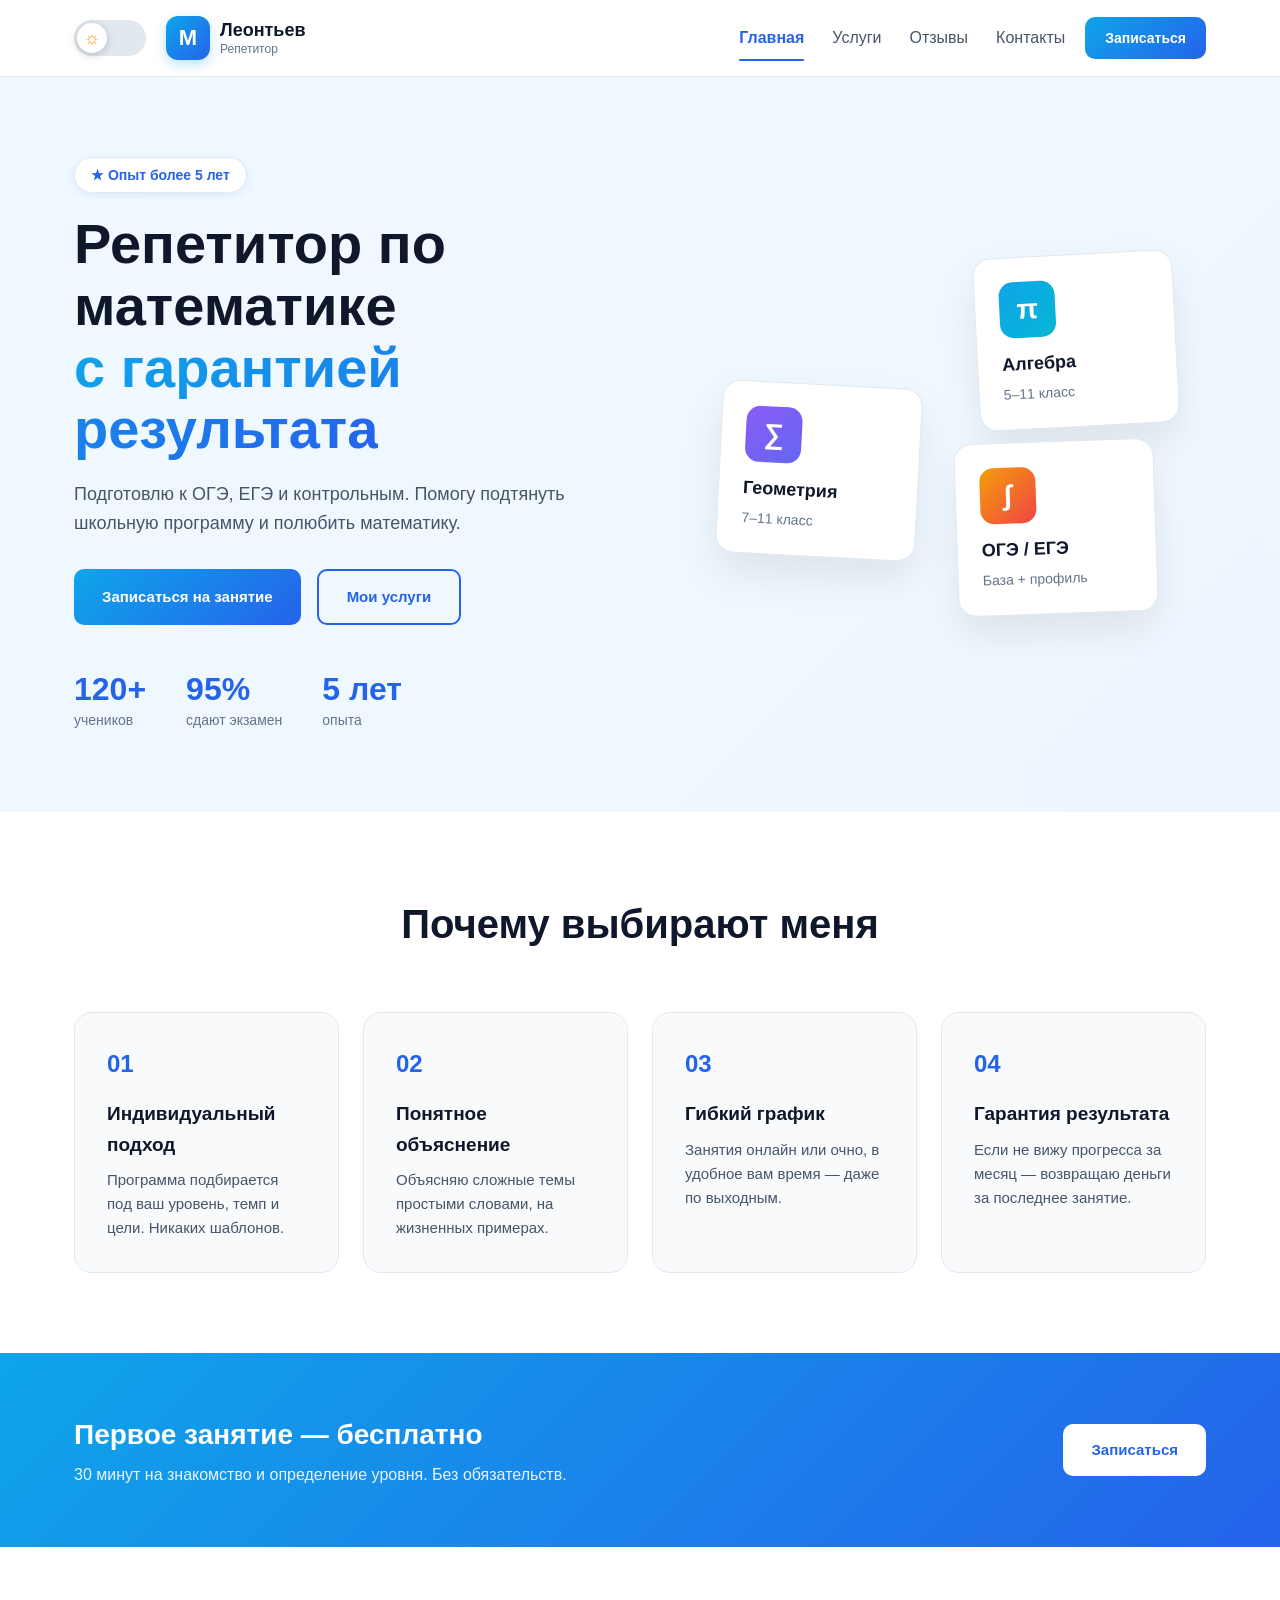
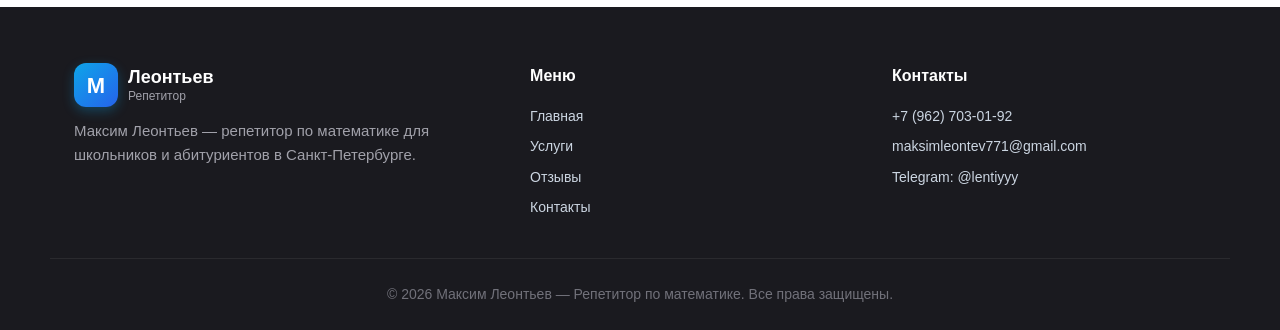
<file: index.html>
<!DOCTYPE html>
<html lang="ru">
<head>
    <meta charset="UTF-8">
    <meta name="viewport" content="width=device-width, initial-scale=1.0">
    <title>Максим Леонтьев — Репетитор по математике</title>
    <link rel="stylesheet" href="style.css">
</head>
<body>
    <header class="site-head">
        <div class="wrap head-row">
            <label class="switch" aria-label="Сменить тему">
                <input type="checkbox" class="switch-input">
                <span class="switch-track">
                    <span class="switch-knob"></span>
                </span>
            </label>
            <a href="index.html" class="brand">
                <span class="brand-mark">М</span>
                <span class="brand-name">Леонтьев<small>Репетитор</small></span>
            </a>
            <nav class="menu">
                <a href="index.html" class="menu-link is-active">Главная</a>
                <a href="services.html" class="menu-link">Услуги</a>
                <a href="reviews.html" class="menu-link">Отзывы</a>
                <a href="contacts.html" class="menu-link">Контакты</a>
            </nav>
            <a href="contacts.html" class="btn btn-primary btn-sm head-cta">Записаться</a>
            <button class="menu-toggle" aria-label="Меню">
                <span></span><span></span><span></span>
            </button>
        </div>
    </header>

    <section class="intro">
        <div class="wrap intro-row">
            <div class="intro-copy">
                <span class="intro-badge">★ Опыт более 5 лет</span>
                <h1 class="intro-title">Репетитор по математике<br><span>с гарантией результата</span></h1>
                <p class="intro-lead">Подготовлю к ОГЭ, ЕГЭ и контрольным. Помогу подтянуть школьную программу и полюбить математику.</p>
                <div class="intro-actions">
                    <a href="contacts.html" class="btn btn-primary">Записаться на занятие</a>
                    <a href="services.html" class="btn btn-outline">Мои услуги</a>
                </div>
                <div class="intro-stats">
                    <div class="stat">
                        <strong>120+</strong>
                        <span>учеников</span>
                    </div>
                    <div class="stat">
                        <strong>95%</strong>
                        <span>сдают экзамен</span>
                    </div>
                    <div class="stat">
                        <strong>5 лет</strong>
                        <span>опыта</span>
                    </div>
                </div>
            </div>
            <div class="intro-visual">
                <div class="intro-card intro-card-a">
                    <div class="intro-card-icon">π</div>
                    <strong>Алгебра</strong>
                    <span>5–11 класс</span>
                </div>
                <div class="intro-card intro-card-b">
                    <div class="intro-card-icon">∑</div>
                    <strong>Геометрия</strong>
                    <span>7–11 класс</span>
                </div>
                <div class="intro-card intro-card-c">
                    <div class="intro-card-icon">∫</div>
                    <strong>ОГЭ / ЕГЭ</strong>
                    <span>База + профиль</span>
                </div>
            </div>
        </div>
    </section>

    <section class="features">
        <div class="wrap">
            <h2 class="section-heading">Почему выбирают меня</h2>
            <div class="features-grid">
                <div class="feature">
                    <div class="feature-num">01</div>
                    <h3>Индивидуальный подход</h3>
                    <p>Программа подбирается под ваш уровень, темп и цели. Никаких шаблонов.</p>
                </div>
                <div class="feature">
                    <div class="feature-num">02</div>
                    <h3>Понятное объяснение</h3>
                    <p>Объясняю сложные темы простыми словами, на жизненных примерах.</p>
                </div>
                <div class="feature">
                    <div class="feature-num">03</div>
                    <h3>Гибкий график</h3>
                    <p>Занятия онлайн или очно, в удобное вам время — даже по выходным.</p>
                </div>
                <div class="feature">
                    <div class="feature-num">04</div>
                    <h3>Гарантия результата</h3>
                    <p>Если не вижу прогресса за месяц — возвращаю деньги за последнее занятие.</p>
                </div>
            </div>
        </div>
    </section>

    <section class="promo">
        <div class="wrap promo-row">
            <div>
                <h2>Первое занятие — бесплатно</h2>
                <p>30 минут на знакомство и определение уровня. Без обязательств.</p>
            </div>
            <a href="contacts.html" class="btn btn-light">Записаться</a>
        </div>
    </section>

    <footer class="site-foot">
        <div class="wrap foot-row">
            <div>
                <div class="brand">
                    <span class="brand-mark">М</span>
                    <span class="brand-name">Леонтьев<small>Репетитор</small></span>
                </div>
                <p class="foot-about">Максим Леонтьев — репетитор по математике для школьников и абитуриентов в Санкт-Петербурге.</p>
            </div>
            <div>
                <h4>Меню</h4>
                <ul>
                    <li><a href="index.html">Главная</a></li>
                    <li><a href="services.html">Услуги</a></li>
                    <li><a href="reviews.html">Отзывы</a></li>
                    <li><a href="contacts.html">Контакты</a></li>
                </ul>
            </div>
            <div>
                <h4>Контакты</h4>
                <ul>
                    <li>+7 (962) 703-01-92</li>
                    <li>maksimleontev771@gmail.com</li>
                    <li>Telegram: @lentiyyy</li>
                </ul>
            </div>
        </div>
        <div class="wrap foot-bottom">
            <p>&copy; 2026 Максим Леонтьев — Репетитор по математике. Все права защищены.</p>
        </div>
    </footer>

    <script src="script.js"></script>
</body>
</html>
</file>
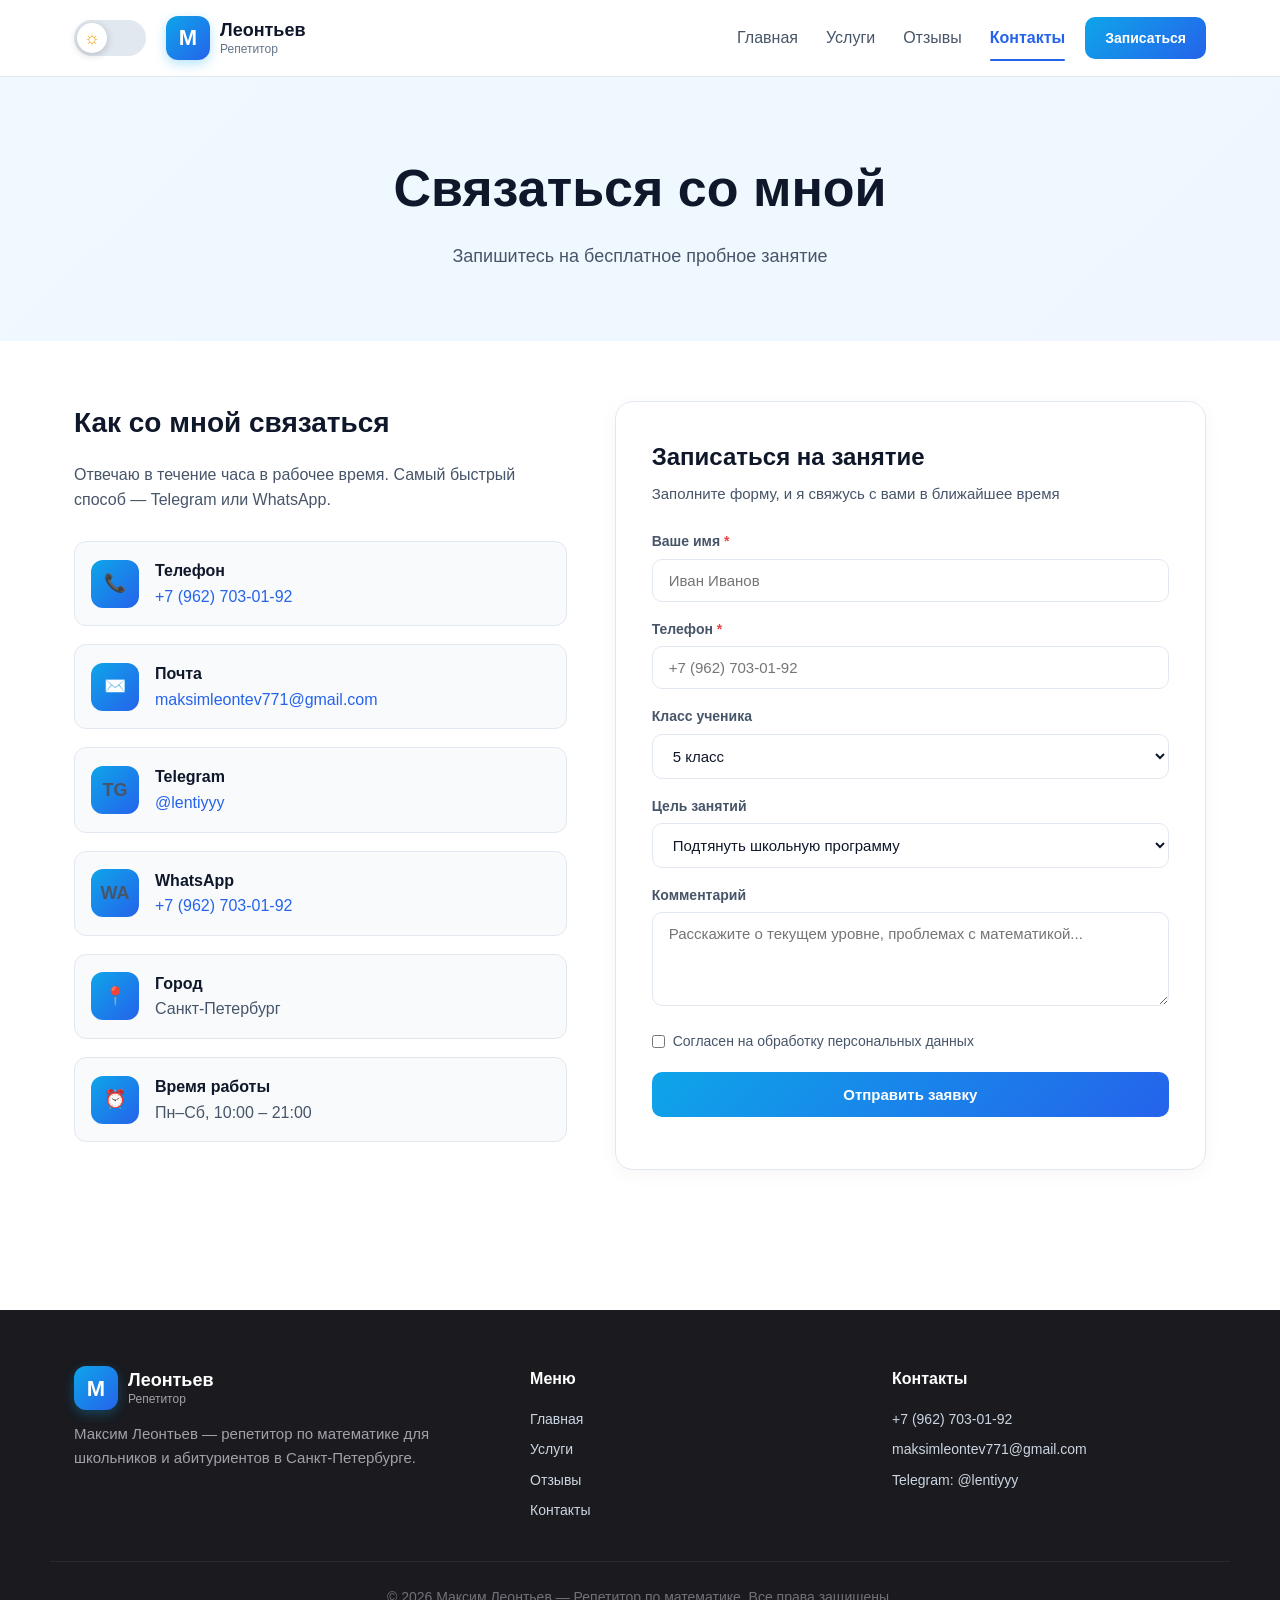
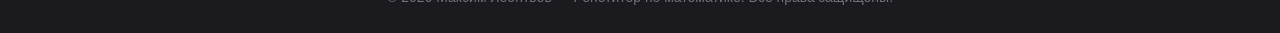
<file: contacts.html>
<!DOCTYPE html>
<html lang="ru">
<head>
    <meta charset="UTF-8">
    <meta name="viewport" content="width=device-width, initial-scale=1.0">
    <title>Контакты — Максим Леонтьев</title>
    <link rel="stylesheet" href="style.css">
</head>
<body>
    <header class="site-head">
        <div class="wrap head-row">
            <label class="switch" aria-label="Сменить тему">
                <input type="checkbox" class="switch-input">
                <span class="switch-track">
                    <span class="switch-knob"></span>
                </span>
            </label>
            <a href="index.html" class="brand">
                <span class="brand-mark">М</span>
                <span class="brand-name">Леонтьев<small>Репетитор</small></span>
            </a>
            <nav class="menu">
                <a href="index.html" class="menu-link">Главная</a>
                <a href="services.html" class="menu-link">Услуги</a>
                <a href="reviews.html" class="menu-link">Отзывы</a>
                <a href="contacts.html" class="menu-link is-active">Контакты</a>
            </nav>
            <a href="contacts.html" class="btn btn-primary btn-sm head-cta">Записаться</a>
            <button class="menu-toggle" aria-label="Меню">
                <span></span><span></span><span></span>
            </button>
        </div>
    </header>

    <section class="page-banner">
        <div class="wrap">
            <h1>Связаться со мной</h1>
            <p>Запишитесь на бесплатное пробное занятие</p>
        </div>
    </section>

    <section class="contact-page">
        <div class="wrap contact-row">
            <div class="contact-info">
                <h2>Как со мной связаться</h2>
                <p class="contact-lead">Отвечаю в течение часа в рабочее время. Самый быстрый способ — Telegram или WhatsApp.</p>

                <ul class="contact-list">
                    <li>
                        <span class="contact-list-icon">📞</span>
                        <div>
                            <strong>Телефон</strong>
                            <a href="tel:+79627030192">+7 (962) 703-01-92</a>
                        </div>
                    </li>
                    <li>
                        <span class="contact-list-icon">✉️</span>
                        <div>
                            <strong>Почта</strong>
                            <a href="mailto:maksimleontev771@gmail.com">maksimleontev771@gmail.com</a>
                        </div>
                    </li>
                    <li>
                        <span class="contact-list-icon">TG</span>
                        <div>
                            <strong>Telegram</strong>
                            <a href="https://t.me/lentiyyy" target="_blank">@lentiyyy</a>
                        </div>
                    </li>
                    <li>
                        <span class="contact-list-icon">WA</span>
                        <div>
                            <strong>WhatsApp</strong>
                            <a href="https://wa.me/79627030192" target="_blank">+7 (962) 703-01-92</a>
                        </div>
                    </li>
                    <li>
                        <span class="contact-list-icon">📍</span>
                        <div>
                            <strong>Город</strong>
                            <span>Санкт-Петербург</span>
                        </div>
                    </li>
                    <li>
                        <span class="contact-list-icon">⏰</span>
                        <div>
                            <strong>Время работы</strong>
                            <span>Пн–Сб, 10:00 – 21:00</span>
                        </div>
                    </li>
                </ul>
            </div>

            <form class="booking" onsubmit="return handleForm(event)">
                <h2>Записаться на занятие</h2>
                <p class="booking-lead">Заполните форму, и я свяжусь с вами в ближайшее время</p>

                <label>
                    <span>Ваше имя <em>*</em></span>
                    <input type="text" name="name" required placeholder="Иван Иванов">
                </label>
                <label>
                    <span>Телефон <em>*</em></span>
                    <input type="tel" name="phone" required placeholder="+7 (962) 703-01-92">
                </label>
                <label>
                    <span>Класс ученика</span>
                    <select name="class">
                        <option>5 класс</option>
                        <option>6 класс</option>
                        <option>7 класс</option>
                        <option>8 класс</option>
                        <option>9 класс — ОГЭ</option>
                        <option>10 класс</option>
                        <option>11 класс — ЕГЭ</option>
                    </select>
                </label>
                <label>
                    <span>Цель занятий</span>
                    <select name="goal">
                        <option>Подтянуть школьную программу</option>
                        <option>Подготовка к ОГЭ</option>
                        <option>Подготовка к ЕГЭ (база)</option>
                        <option>Подготовка к ЕГЭ (профиль)</option>
                        <option>Помощь с домашними заданиями</option>
                        <option>Другое</option>
                    </select>
                </label>
                <label>
                    <span>Комментарий</span>
                    <textarea name="message" rows="4" placeholder="Расскажите о текущем уровне, проблемах с математикой..."></textarea>
                </label>
                <label class="agree">
                    <input type="checkbox" required>
                    <span>Согласен на обработку персональных данных</span>
                </label>
                <button type="submit" class="btn btn-primary btn-block">Отправить заявку</button>
                <p class="booking-status" id="formStatus"></p>
            </form>
        </div>
    </section>

    <footer class="site-foot">
        <div class="wrap foot-row">
            <div>
                <div class="brand">
                    <span class="brand-mark">М</span>
                    <span class="brand-name">Леонтьев<small>Репетитор</small></span>
                </div>
                <p class="foot-about">Максим Леонтьев — репетитор по математике для школьников и абитуриентов в Санкт-Петербурге.</p>
            </div>
            <div>
                <h4>Меню</h4>
                <ul>
                    <li><a href="index.html">Главная</a></li>
                    <li><a href="services.html">Услуги</a></li>
                    <li><a href="reviews.html">Отзывы</a></li>
                    <li><a href="contacts.html">Контакты</a></li>
                </ul>
            </div>
            <div>
                <h4>Контакты</h4>
                <ul>
                    <li>+7 (962) 703-01-92</li>
                    <li>maksimleontev771@gmail.com</li>
                    <li>Telegram: @lentiyyy</li>
                </ul>
            </div>
        </div>
        <div class="wrap foot-bottom">
            <p>&copy; 2026 Максим Леонтьев — Репетитор по математике. Все права защищены.</p>
        </div>
    </footer>

    <script src="script.js"></script>
</body>
</html>
</file>
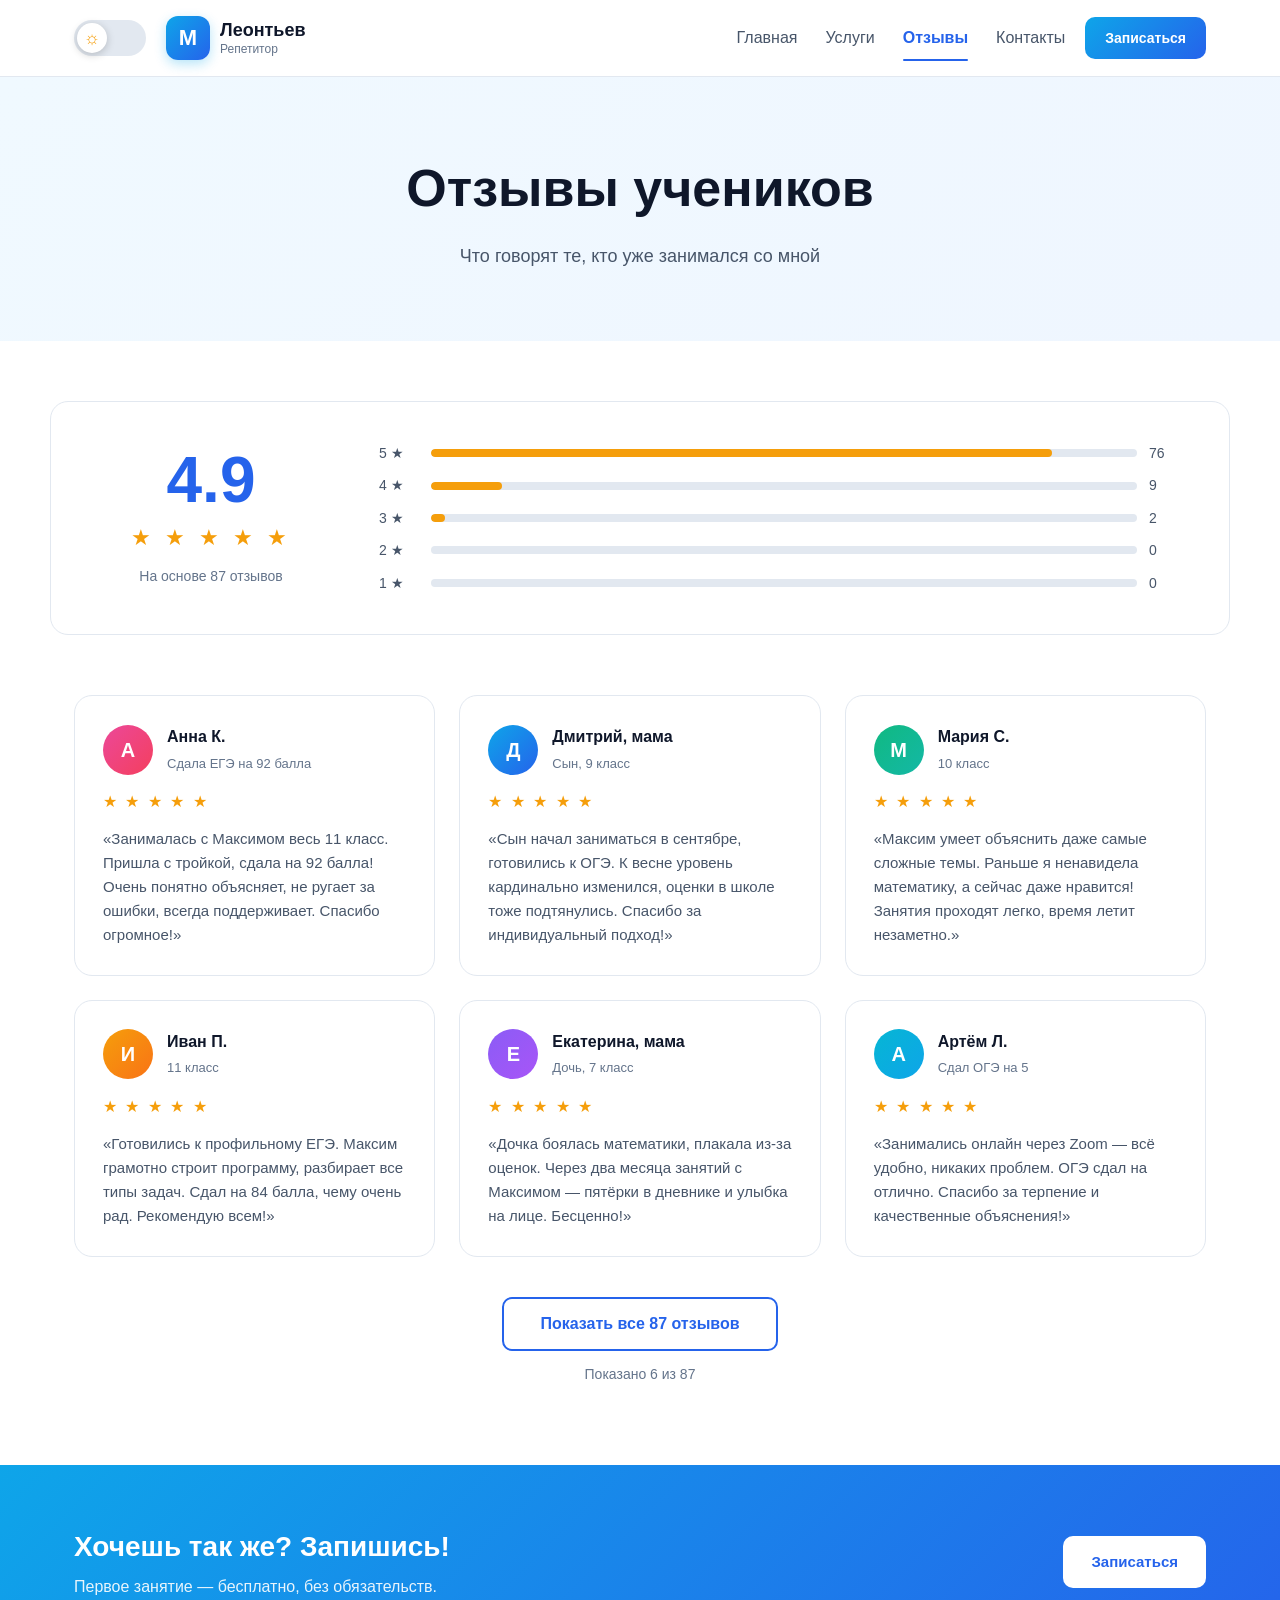
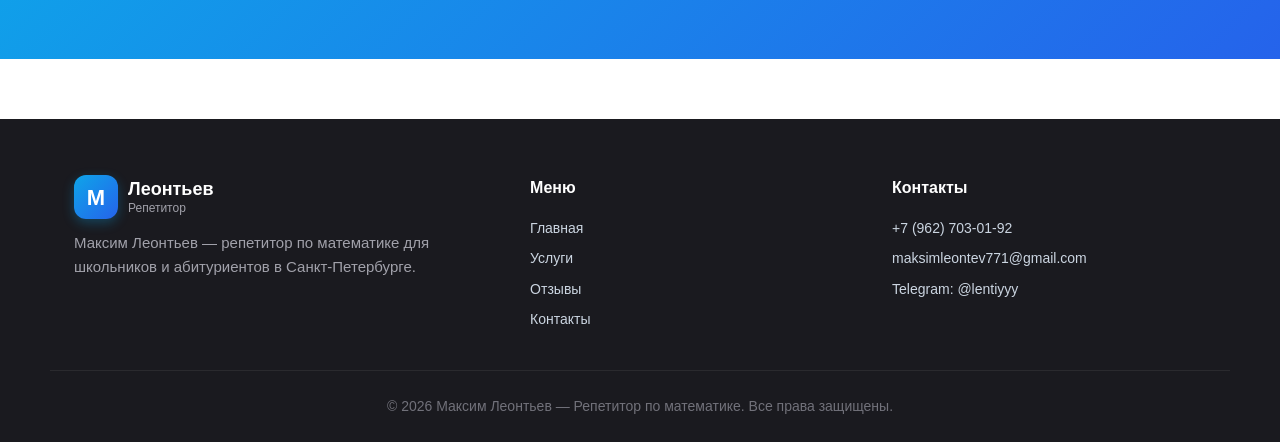
<file: reviews.html>
<!DOCTYPE html>
<html lang="ru">
<head>
    <meta charset="UTF-8">
    <meta name="viewport" content="width=device-width, initial-scale=1.0">
    <title>Отзывы — Максим Леонтьев</title>
    <link rel="stylesheet" href="style.css">
</head>
<body>
    <header class="site-head">
        <div class="wrap head-row">
            <label class="switch" aria-label="Сменить тему">
                <input type="checkbox" class="switch-input">
                <span class="switch-track">
                    <span class="switch-knob"></span>
                </span>
            </label>
            <a href="index.html" class="brand">
                <span class="brand-mark">М</span>
                <span class="brand-name">Леонтьев<small>Репетитор</small></span>
            </a>
            <nav class="menu">
                <a href="index.html" class="menu-link">Главная</a>
                <a href="services.html" class="menu-link">Услуги</a>
                <a href="reviews.html" class="menu-link is-active">Отзывы</a>
                <a href="contacts.html" class="menu-link">Контакты</a>
            </nav>
            <a href="contacts.html" class="btn btn-primary btn-sm head-cta">Записаться</a>
            <button class="menu-toggle" aria-label="Меню">
                <span></span><span></span><span></span>
            </button>
        </div>
    </header>

    <section class="page-banner">
        <div class="wrap">
            <h1>Отзывы учеников</h1>
            <p>Что говорят те, кто уже занимался со мной</p>
        </div>
    </section>

    <section class="rating">
        <div class="wrap rating-row">
            <div class="rating-score">
                <strong>4.9</strong>
                <div class="rating-stars">★ ★ ★ ★ ★</div>
                <span>На основе 87 отзывов</span>
            </div>
            <div class="rating-breakdown">
                <div class="rating-line"><span>5 ★</span><div class="rating-line-track"><div style="width:88%"></div></div><span>76</span></div>
                <div class="rating-line"><span>4 ★</span><div class="rating-line-track"><div style="width:10%"></div></div><span>9</span></div>
                <div class="rating-line"><span>3 ★</span><div class="rating-line-track"><div style="width:2%"></div></div><span>2</span></div>
                <div class="rating-line"><span>2 ★</span><div class="rating-line-track"><div style="width:0%"></div></div><span>0</span></div>
                <div class="rating-line"><span>1 ★</span><div class="rating-line-track"><div style="width:0%"></div></div><span>0</span></div>
            </div>
        </div>
    </section>

    <section class="reviews">
        <div class="wrap">
            <div class="reviews-grid" id="reviewsGrid">
                <article class="review-card">
                    <div class="review-card-head">
                        <div class="review-pic review-pic-1">А</div>
                        <div>
                            <strong>Анна К.</strong>
                            <span>Сдала ЕГЭ на 92 балла</span>
                        </div>
                    </div>
                    <div class="review-stars">★ ★ ★ ★ ★</div>
                    <p>«Занималась с Максимом весь 11 класс. Пришла с тройкой, сдала на 92 балла! Очень понятно объясняет, не ругает за ошибки, всегда поддерживает. Спасибо огромное!»</p>
                </article>

                <article class="review-card">
                    <div class="review-card-head">
                        <div class="review-pic review-pic-2">Д</div>
                        <div>
                            <strong>Дмитрий, мама</strong>
                            <span>Сын, 9 класс</span>
                        </div>
                    </div>
                    <div class="review-stars">★ ★ ★ ★ ★</div>
                    <p>«Сын начал заниматься в сентябре, готовились к ОГЭ. К весне уровень кардинально изменился, оценки в школе тоже подтянулись. Спасибо за индивидуальный подход!»</p>
                </article>

                <article class="review-card">
                    <div class="review-card-head">
                        <div class="review-pic review-pic-3">М</div>
                        <div>
                            <strong>Мария С.</strong>
                            <span>10 класс</span>
                        </div>
                    </div>
                    <div class="review-stars">★ ★ ★ ★ ★</div>
                    <p>«Максим умеет объяснить даже самые сложные темы. Раньше я ненавидела математику, а сейчас даже нравится! Занятия проходят легко, время летит незаметно.»</p>
                </article>

                <article class="review-card">
                    <div class="review-card-head">
                        <div class="review-pic review-pic-4">И</div>
                        <div>
                            <strong>Иван П.</strong>
                            <span>11 класс</span>
                        </div>
                    </div>
                    <div class="review-stars">★ ★ ★ ★ ★</div>
                    <p>«Готовились к профильному ЕГЭ. Максим грамотно строит программу, разбирает все типы задач. Сдал на 84 балла, чему очень рад. Рекомендую всем!»</p>
                </article>

                <article class="review-card">
                    <div class="review-card-head">
                        <div class="review-pic review-pic-5">Е</div>
                        <div>
                            <strong>Екатерина, мама</strong>
                            <span>Дочь, 7 класс</span>
                        </div>
                    </div>
                    <div class="review-stars">★ ★ ★ ★ ★</div>
                    <p>«Дочка боялась математики, плакала из-за оценок. Через два месяца занятий с Максимом — пятёрки в дневнике и улыбка на лице. Бесценно!»</p>
                </article>

                <article class="review-card">
                    <div class="review-card-head">
                        <div class="review-pic review-pic-6">А</div>
                        <div>
                            <strong>Артём Л.</strong>
                            <span>Сдал ОГЭ на 5</span>
                        </div>
                    </div>
                    <div class="review-stars">★ ★ ★ ★ ★</div>
                    <p>«Занимались онлайн через Zoom — всё удобно, никаких проблем. ОГЭ сдал на отлично. Спасибо за терпение и качественные объяснения!»</p>
                </article>
            </div>

            <div class="reviews-more">
                <button class="btn btn-outline" id="showMoreReviews">Показать все 87 отзывов</button>
                <p class="reviews-counter">Показано 6 из 87</p>
            </div>
        </div>
    </section>

    <section class="promo">
        <div class="wrap promo-row">
            <div>
                <h2>Хочешь так же? Запишись!</h2>
                <p>Первое занятие — бесплатно, без обязательств.</p>
            </div>
            <a href="contacts.html" class="btn btn-light">Записаться</a>
        </div>
    </section>

    <footer class="site-foot">
        <div class="wrap foot-row">
            <div>
                <div class="brand">
                    <span class="brand-mark">М</span>
                    <span class="brand-name">Леонтьев<small>Репетитор</small></span>
                </div>
                <p class="foot-about">Максим Леонтьев — репетитор по математике для школьников и абитуриентов в Санкт-Петербурге.</p>
            </div>
            <div>
                <h4>Меню</h4>
                <ul>
                    <li><a href="index.html">Главная</a></li>
                    <li><a href="services.html">Услуги</a></li>
                    <li><a href="reviews.html">Отзывы</a></li>
                    <li><a href="contacts.html">Контакты</a></li>
                </ul>
            </div>
            <div>
                <h4>Контакты</h4>
                <ul>
                    <li>+7 (962) 703-01-92</li>
                    <li>maksimleontev771@gmail.com</li>
                    <li>Telegram: @lentiyyy</li>
                </ul>
            </div>
        </div>
        <div class="wrap foot-bottom">
            <p>&copy; 2026 Максим Леонтьев — Репетитор по математике. Все права защищены.</p>
        </div>
    </footer>

    <script src="script.js"></script>
</body>
</html>
</file>
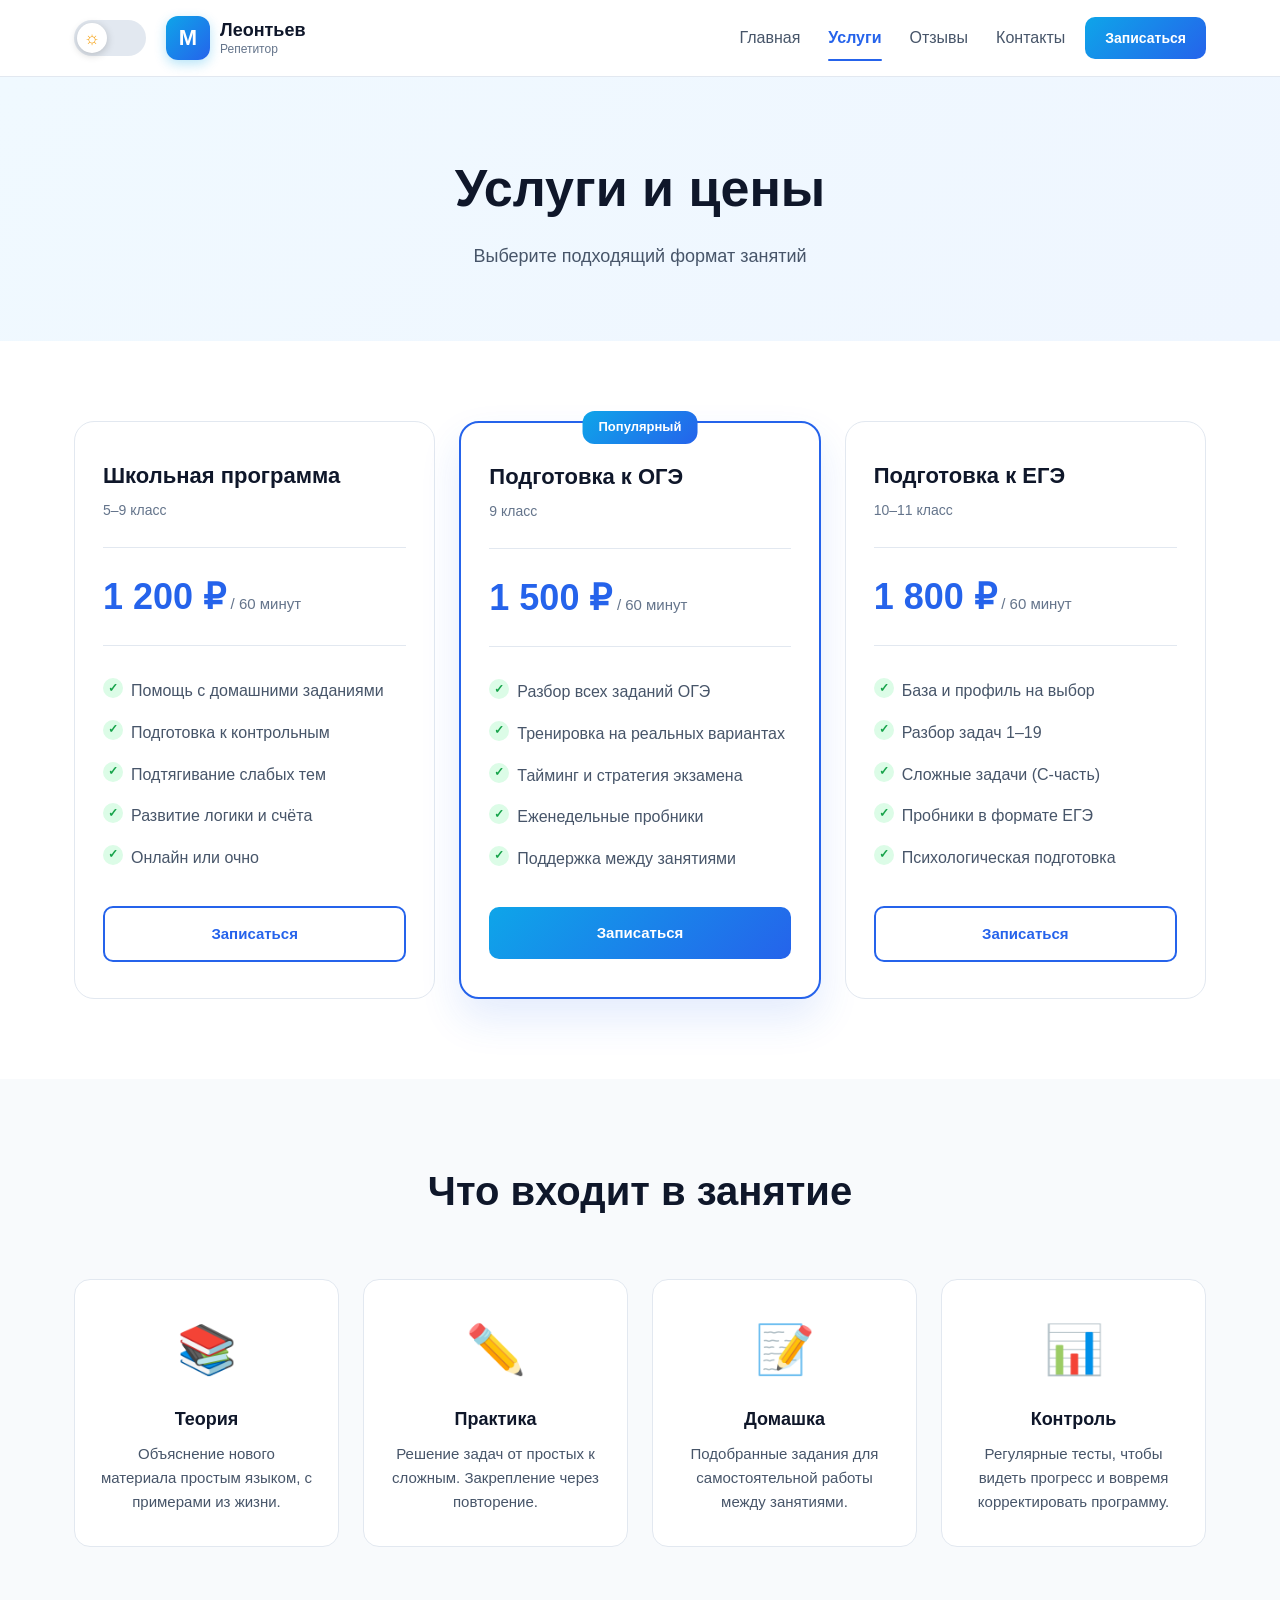
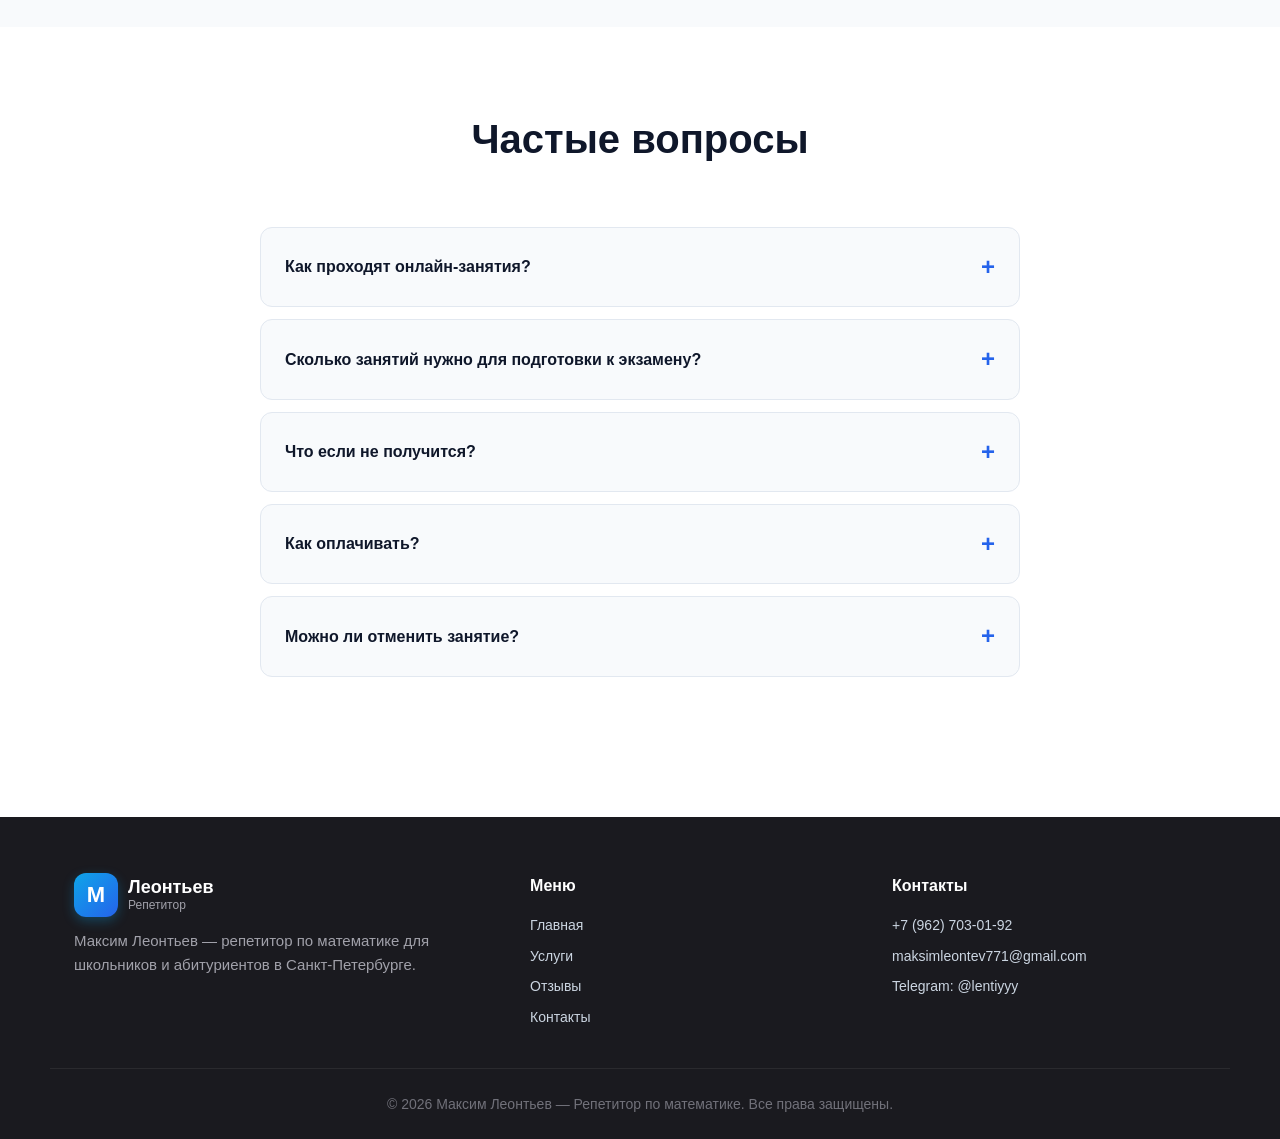
<file: services.html>
<!DOCTYPE html>
<html lang="ru">
<head>
    <meta charset="UTF-8">
    <meta name="viewport" content="width=device-width, initial-scale=1.0">
    <title>Услуги — Максим Леонтьев</title>
    <link rel="stylesheet" href="style.css">
</head>
<body>
    <header class="site-head">
        <div class="wrap head-row">
            <label class="switch" aria-label="Сменить тему">
                <input type="checkbox" class="switch-input">
                <span class="switch-track">
                    <span class="switch-knob"></span>
                </span>
            </label>
            <a href="index.html" class="brand">
                <span class="brand-mark">М</span>
                <span class="brand-name">Леонтьев<small>Репетитор</small></span>
            </a>
            <nav class="menu">
                <a href="index.html" class="menu-link">Главная</a>
                <a href="services.html" class="menu-link is-active">Услуги</a>
                <a href="reviews.html" class="menu-link">Отзывы</a>
                <a href="contacts.html" class="menu-link">Контакты</a>
            </nav>
            <a href="contacts.html" class="btn btn-primary btn-sm head-cta">Записаться</a>
            <button class="menu-toggle" aria-label="Меню">
                <span></span><span></span><span></span>
            </button>
        </div>
    </header>

    <section class="page-banner">
        <div class="wrap">
            <h1>Услуги и цены</h1>
            <p>Выберите подходящий формат занятий</p>
        </div>
    </section>

    <section class="pricing">
        <div class="wrap">
            <div class="pricing-grid">
                <div class="plan">
                    <div class="plan-head">
                        <h3>Школьная программа</h3>
                        <span>5–9 класс</span>
                    </div>
                    <div class="plan-price">
                        <strong>1 200 ₽</strong>
                        <span>/ 60 минут</span>
                    </div>
                    <ul class="plan-list">
                        <li>Помощь с домашними заданиями</li>
                        <li>Подготовка к контрольным</li>
                        <li>Подтягивание слабых тем</li>
                        <li>Развитие логики и счёта</li>
                        <li>Онлайн или очно</li>
                    </ul>
                    <a href="contacts.html" class="btn btn-outline btn-block">Записаться</a>
                </div>

                <div class="plan is-featured">
                    <div class="plan-flag">Популярный</div>
                    <div class="plan-head">
                        <h3>Подготовка к ОГЭ</h3>
                        <span>9 класс</span>
                    </div>
                    <div class="plan-price">
                        <strong>1 500 ₽</strong>
                        <span>/ 60 минут</span>
                    </div>
                    <ul class="plan-list">
                        <li>Разбор всех заданий ОГЭ</li>
                        <li>Тренировка на реальных вариантах</li>
                        <li>Тайминг и стратегия экзамена</li>
                        <li>Еженедельные пробники</li>
                        <li>Поддержка между занятиями</li>
                    </ul>
                    <a href="contacts.html" class="btn btn-primary btn-block">Записаться</a>
                </div>

                <div class="plan">
                    <div class="plan-head">
                        <h3>Подготовка к ЕГЭ</h3>
                        <span>10–11 класс</span>
                    </div>
                    <div class="plan-price">
                        <strong>1 800 ₽</strong>
                        <span>/ 60 минут</span>
                    </div>
                    <ul class="plan-list">
                        <li>База и профиль на выбор</li>
                        <li>Разбор задач 1–19</li>
                        <li>Сложные задачи (С-часть)</li>
                        <li>Пробники в формате ЕГЭ</li>
                        <li>Психологическая подготовка</li>
                    </ul>
                    <a href="contacts.html" class="btn btn-outline btn-block">Записаться</a>
                </div>
            </div>
        </div>
    </section>

    <section class="stages">
        <div class="wrap">
            <h2 class="section-heading">Что входит в занятие</h2>
            <div class="stages-grid">
                <div class="stage">
                    <div class="stage-icon">📚</div>
                    <h3>Теория</h3>
                    <p>Объяснение нового материала простым языком, с примерами из жизни.</p>
                </div>
                <div class="stage">
                    <div class="stage-icon">✏️</div>
                    <h3>Практика</h3>
                    <p>Решение задач от простых к сложным. Закрепление через повторение.</p>
                </div>
                <div class="stage">
                    <div class="stage-icon">📝</div>
                    <h3>Домашка</h3>
                    <p>Подобранные задания для самостоятельной работы между занятиями.</p>
                </div>
                <div class="stage">
                    <div class="stage-icon">📊</div>
                    <h3>Контроль</h3>
                    <p>Регулярные тесты, чтобы видеть прогресс и вовремя корректировать программу.</p>
                </div>
            </div>
        </div>
    </section>

    <section class="faq">
        <div class="wrap">
            <h2 class="section-heading">Частые вопросы</h2>
            <div class="faq-list">
                <details class="qa">
                    <summary>Как проходят онлайн-занятия?</summary>
                    <p>Через Zoom или Skype. Я использую интерактивную доску Miro, где мы вместе решаем задачи. Это удобно и эффективно — не хуже очных занятий.</p>
                </details>
                <details class="qa">
                    <summary>Сколько занятий нужно для подготовки к экзамену?</summary>
                    <p>Зависит от стартового уровня. В среднем 1–2 раза в неделю в течение 6–9 месяцев. Точную программу составлю после первого бесплатного занятия.</p>
                </details>
                <details class="qa">
                    <summary>Что если не получится?</summary>
                    <p>Если за месяц регулярных занятий нет прогресса — я возвращаю деньги за последнее занятие. Но за 5 лет такого не было.</p>
                </details>
                <details class="qa">
                    <summary>Как оплачивать?</summary>
                    <p>Удобным способом: переводом на карту, СБП или наличными. Оплата за абонемент (4 занятия) или поурочно.</p>
                </details>
                <details class="qa">
                    <summary>Можно ли отменить занятие?</summary>
                    <p>Да, без штрафа — за 24 часа до начала. Просто напишите в Telegram, перенесём на удобное время.</p>
                </details>
            </div>
        </div>
    </section>

    <footer class="site-foot">
        <div class="wrap foot-row">
            <div>
                <div class="brand">
                    <span class="brand-mark">М</span>
                    <span class="brand-name">Леонтьев<small>Репетитор</small></span>
                </div>
                <p class="foot-about">Максим Леонтьев — репетитор по математике для школьников и абитуриентов в Санкт-Петербурге.</p>
            </div>
            <div>
                <h4>Меню</h4>
                <ul>
                    <li><a href="index.html">Главная</a></li>
                    <li><a href="services.html">Услуги</a></li>
                    <li><a href="reviews.html">Отзывы</a></li>
                    <li><a href="contacts.html">Контакты</a></li>
                </ul>
            </div>
            <div>
                <h4>Контакты</h4>
                <ul>
                    <li>+7 (962) 703-01-92</li>
                    <li>maksimleontev771@gmail.com</li>
                    <li>Telegram: @lentiyyy</li>
                </ul>
            </div>
        </div>
        <div class="wrap foot-bottom">
            <p>&copy; 2026 Максим Леонтьев — Репетитор по математике. Все права защищены.</p>
        </div>
    </footer>

    <script src="script.js"></script>
</body>
</html>
</file>
<file: style.css>
/* токены: палитра, тени, бренд-цвета (две темы) */
:root {
    --surface-1: #ffffff;
    --surface-2: #ffffff;
    --surface-3: #f8fafc;
    --surface-soft: linear-gradient(135deg, #f0f9ff 0%, #eff6ff 100%);
    --ink: #0f172a;
    --ink-muted: #475569;
    --ink-faded: #64748b;
    --line: #e2e8f0;
    --elev-1: 0 4px 20px rgba(15, 23, 42, 0.04);
    --elev-2: 0 10px 30px rgba(0, 0, 0, 0.08);
    --elev-3: 0 20px 40px rgba(0, 0, 0, 0.08);

    --brand: #2563eb;
    --brand-light: #0ea5e9;
    --brand-gradient: linear-gradient(135deg, #0ea5e9, #2563eb);
    --tag-bg: #f0f9ff;
    --check-bg: #dcfce7;
    --check-fg: #16a34a;
}

body.dark {
    --surface-1: #0a0a0c;
    --surface-2: #18181b;
    --surface-3: #131316;
    --surface-soft: linear-gradient(135deg, #1a1d24 0%, #14161c 100%);
    --ink: #fafafa;
    --ink-muted: #a1a1aa;
    --ink-faded: #71717a;
    --line: #27272a;
    --elev-1: 0 4px 20px rgba(0, 0, 0, 0.3);
    --elev-2: 0 10px 25px rgba(0, 0, 0, 0.4);
    --elev-3: 0 20px 40px rgba(0, 0, 0, 0.5);

    --tag-bg: rgba(14, 165, 233, 0.12);
    --check-bg: rgba(22, 163, 74, 0.15);
    --check-fg: #4ade80;
}

/* reset + базовые правила (body, a, img, button) */
* { margin: 0; padding: 0; box-sizing: border-box; }
html { scroll-behavior: smooth; }
body {
    font-family: -apple-system, BlinkMacSystemFont, "Segoe UI", Roboto, "Helvetica Neue", Arial, sans-serif;
    line-height: 1.6;
    color: var(--ink);
    background: var(--surface-1);
    transition: background-color 0.3s ease, color 0.3s ease;
}
a { color: inherit; text-decoration: none; }
img { max-width: 100%; display: block; }
button { font-family: inherit; cursor: pointer; border: none; background: none; }
ul { list-style: none; }

.wrap {
    max-width: 1180px;
    margin: 0 auto;
    padding: 0 24px;
}

/* верхняя плашка: лого, меню, тумблер, кнопка «Записаться» */
.site-head {
    background: var(--surface-2);
    border-bottom: 1px solid var(--line);
    position: sticky;
    top: 0;
    z-index: 100;
    transition: background-color 0.3s ease, border-color 0.3s ease;
}
.head-row {
    display: flex;
    align-items: center;
    height: 76px;
    gap: 20px;
}

/* тумблер темы: label оборачивает скрытый checkbox + track с knob */
/* состояние смотрим через :checked + .switch-track */
.switch {
    position: relative;
    display: inline-block;
    width: 72px;
    height: 36px;
    flex-shrink: 0;
    cursor: pointer;
    order: -1;
}
.switch-input {
    position: absolute;
    opacity: 0;
    width: 0;
    height: 0;
    pointer-events: none;
}
.switch-track {
    display: block;
    width: 100%;
    height: 100%;
    background: var(--line);
    border-radius: 36px;
    transition: background-color 0.3s ease;
}
.switch-knob {
    position: absolute;
    top: 3px;
    left: 3px;
    width: 30px;
    height: 30px;
    border-radius: 50%;
    background: #fff;
    display: flex;
    align-items: center;
    justify-content: center;
    font-size: 18px;
    transition: transform 0.3s ease, background-color 0.3s ease;
    box-shadow: 0 2px 8px rgba(0, 0, 0, 0.2);
}
.switch-knob::before {
    content: '☼';
    color: #f59e0b;
}
.switch-input:checked + .switch-track {
    background: var(--brand-gradient);
}
.switch-input:checked + .switch-track .switch-knob {
    transform: translateX(36px);
    background: #0a0a0c;
}
.switch-input:checked + .switch-track .switch-knob::before {
    content: '✦';
    color: #93c5fd;
}

/* лого: квадрат с буквой М + текст «Леонтьев / Репетитор» */
.brand {
    display: flex;
    align-items: center;
    gap: 10px;
    flex-shrink: 0;
}
.brand-mark {
    width: 44px;
    height: 44px;
    background: var(--brand-gradient);
    border-radius: 12px;
    display: flex;
    align-items: center;
    justify-content: center;
    color: #fff;
    font-weight: 800;
    font-size: 22px;
    box-shadow: 0 4px 12px rgba(14, 165, 233, 0.3);
}
.brand-name {
    display: flex;
    flex-direction: column;
    line-height: 1.2;
    font-weight: 800;
    font-size: 18px;
    color: var(--ink);
}
.brand-name small {
    font-weight: 500;
    font-size: 12px;
    color: var(--ink-faded);
}

/* меню. активный пункт получает .is-active и подчёркивание через ::after */
.menu { display: flex; gap: 28px; margin-left: auto; }
.menu-link {
    font-weight: 500;
    color: var(--ink-muted);
    transition: color 0.2s;
    padding: 8px 0;
    position: relative;
}
.menu-link:hover { color: var(--brand); }
.menu-link.is-active { color: var(--brand); font-weight: 600; }
.menu-link.is-active::after {
    content: '';
    position: absolute;
    bottom: -2px; left: 0; right: 0;
    height: 2px;
    background: var(--brand);
    border-radius: 2px;
}

.head-cta { flex-shrink: 0; }

.menu-toggle {
    display: none;
    flex-direction: column;
    gap: 5px;
    padding: 8px;
}
.menu-toggle span {
    width: 24px;
    height: 2px;
    background: var(--ink);
    border-radius: 2px;
    transition: 0.3s;
}

/* кнопки: primary (градиент), outline (рамка), light (на градиентном фоне) */
.btn {
    display: inline-flex;
    align-items: center;
    justify-content: center;
    padding: 14px 28px;
    border-radius: 10px;
    font-weight: 600;
    font-size: 15px;
    transition: all 0.2s;
    cursor: pointer;
    text-align: center;
}
.btn-primary {
    background: var(--brand-gradient);
    color: #fff;
}
.btn-primary:hover {
    transform: translateY(-2px);
    box-shadow: 0 10px 25px rgba(37, 99, 235, 0.35);
}
.btn-outline {
    background: transparent;
    border: 2px solid var(--brand);
    color: var(--brand);
}
.btn-outline:hover { background: var(--brand); color: #fff; }
.btn-light {
    background: #fff;
    color: var(--brand);
}
.btn-light:hover { transform: translateY(-2px); box-shadow: 0 10px 25px rgba(0,0,0,0.15); }
.btn-sm { padding: 10px 20px; font-size: 14px; }
.btn-block { width: 100%; }

/* hero на главной. слева — текст и счётчики, справа — три карточки под наклоном */
.intro {
    background: var(--surface-soft);
    padding: 80px 0;
    overflow: hidden;
    position: relative;
    transition: background 0.3s ease;
}
.intro-row {
    display: grid;
    grid-template-columns: 1.2fr 1fr;
    gap: 60px;
    align-items: center;
}
.intro-badge {
    display: inline-block;
    background: var(--surface-2);
    color: var(--brand);
    padding: 6px 16px;
    border-radius: 20px;
    font-weight: 600;
    font-size: 14px;
    margin-bottom: 20px;
    box-shadow: 0 2px 8px rgba(37, 99, 235, 0.1);
    border: 1px solid var(--line);
}
.intro-title {
    font-size: clamp(36px, 5vw, 56px);
    font-weight: 800;
    line-height: 1.1;
    margin-bottom: 20px;
    color: var(--ink);
}
.intro-title span {
    background: var(--brand-gradient);
    -webkit-background-clip: text;
    -webkit-text-fill-color: transparent;
    background-clip: text;
}
.intro-lead {
    font-size: 18px;
    color: var(--ink-muted);
    margin-bottom: 32px;
    max-width: 520px;
}
.intro-actions {
    display: flex;
    gap: 16px;
    flex-wrap: wrap;
    margin-bottom: 48px;
}
.intro-stats {
    display: flex;
    gap: 40px;
    flex-wrap: wrap;
}
.stat strong {
    display: block;
    font-size: 32px;
    font-weight: 800;
    color: var(--brand);
    line-height: 1;
}
.stat span {
    color: var(--ink-faded);
    font-size: 14px;
    margin-top: 4px;
    display: block;
}

.intro-visual {
    position: relative;
    height: 380px;
}
.intro-card {
    position: absolute;
    background: var(--surface-2);
    padding: 24px;
    border-radius: 18px;
    box-shadow: var(--elev-3);
    display: flex;
    flex-direction: column;
    gap: 4px;
    width: 200px;
    border: 1px solid var(--line);
}
.intro-card strong { font-size: 18px; color: var(--ink); }
.intro-card span { color: var(--ink-faded); font-size: 14px; }
.intro-card-icon {
    width: 56px;
    height: 56px;
    border-radius: 14px;
    display: flex;
    align-items: center;
    justify-content: center;
    color: #fff;
    font-size: 28px;
    font-weight: 700;
    margin-bottom: 8px;
}
.intro-card-a { top: 0; right: 30px; transform: rotate(-3deg); }
.intro-card-a .intro-card-icon { background: linear-gradient(135deg, #0ea5e9, #06b6d4); }
.intro-card-b { top: 130px; left: 0; transform: rotate(3deg); }
.intro-card-b .intro-card-icon { background: linear-gradient(135deg, #8b5cf6, #6366f1); }
.intro-card-c { bottom: 20px; right: 50px; transform: rotate(-2deg); }
.intro-card-c .intro-card-icon { background: linear-gradient(135deg, #f59e0b, #ef4444); }

/* блок «Почему выбирают меня» — четыре карточки с номерами */
.features { padding: 80px 0; background: var(--surface-2); transition: background-color 0.3s ease; }
.section-heading {
    font-size: 40px;
    font-weight: 800;
    text-align: center;
    margin-bottom: 56px;
    color: var(--ink);
}
.features-grid {
    display: grid;
    grid-template-columns: repeat(auto-fit, minmax(240px, 1fr));
    gap: 24px;
}
.feature {
    background: var(--surface-3);
    padding: 32px;
    border-radius: 18px;
    border: 1px solid var(--line);
    transition: all 0.3s;
}
.feature:hover {
    transform: translateY(-6px);
    box-shadow: var(--elev-2);
    border-color: var(--brand);
}
.feature-num {
    display: inline-block;
    font-size: 24px;
    font-weight: 800;
    color: var(--brand);
    margin-bottom: 16px;
}
.feature h3 { margin-bottom: 8px; font-size: 19px; color: var(--ink); }
.feature p { color: var(--ink-muted); font-size: 15px; }

/* шапка-баннер на внутренних страницах (Услуги / Отзывы / Контакты) */
.page-banner {
    background: var(--surface-soft);
    padding: 70px 0;
    text-align: center;
    transition: background 0.3s ease;
}
.page-banner h1 {
    font-size: clamp(36px, 5vw, 52px);
    font-weight: 800;
    margin-bottom: 12px;
    color: var(--ink);
}
.page-banner p { color: var(--ink-muted); font-size: 18px; }

/* тарифные планы. центральный «Популярный» выделен через .is-featured */
.pricing { padding: 80px 0; background: var(--surface-2); transition: background-color 0.3s ease; }
.pricing-grid {
    display: grid;
    grid-template-columns: repeat(auto-fit, minmax(280px, 1fr));
    gap: 24px;
}
.plan {
    background: var(--surface-2);
    border: 1px solid var(--line);
    border-radius: 20px;
    padding: 36px 28px;
    position: relative;
    transition: all 0.3s;
}
.plan:hover {
    transform: translateY(-6px);
    box-shadow: var(--elev-2);
}
.plan.is-featured {
    border: 2px solid var(--brand);
    box-shadow: 0 20px 40px rgba(37, 99, 235, 0.12);
}
.plan-flag {
    position: absolute;
    top: -12px;
    left: 50%;
    transform: translateX(-50%);
    background: var(--brand-gradient);
    color: #fff;
    padding: 6px 16px;
    border-radius: 12px;
    font-size: 13px;
    font-weight: 600;
}
.plan-head { margin-bottom: 24px; }
.plan-head h3 { font-size: 22px; margin-bottom: 4px; color: var(--ink); }
.plan-head span { color: var(--ink-faded); font-size: 14px; }
.plan-price {
    border-top: 1px solid var(--line);
    border-bottom: 1px solid var(--line);
    padding: 20px 0;
    margin-bottom: 24px;
}
.plan-price strong {
    font-size: 36px;
    font-weight: 800;
    color: var(--brand);
}
.plan-price span { color: var(--ink-faded); font-size: 15px; }
.plan-list { margin-bottom: 28px; }
.plan-list li {
    padding: 8px 0 8px 28px;
    position: relative;
    color: var(--ink-muted);
}
.plan-list li::before {
    content: '✓';
    position: absolute;
    left: 0;
    top: 8px;
    width: 20px;
    height: 20px;
    background: var(--check-bg);
    color: var(--check-fg);
    border-radius: 50%;
    display: flex;
    align-items: center;
    justify-content: center;
    font-weight: 700;
    font-size: 12px;
}

/* «Что входит в занятие» — четыре шага: теория / практика / домашка / контроль */
.stages { padding: 80px 0; background: var(--surface-3); transition: background-color 0.3s ease; }
.stages-grid {
    display: grid;
    grid-template-columns: repeat(auto-fit, minmax(220px, 1fr));
    gap: 24px;
}
.stage {
    background: var(--surface-2);
    border: 1px solid var(--line);
    padding: 32px 24px;
    border-radius: 16px;
    text-align: center;
    transition: all 0.3s;
}
.stage:hover {
    transform: translateY(-4px);
    box-shadow: var(--elev-2);
}
.stage-icon {
    font-size: 48px;
    margin-bottom: 16px;
}
.stage h3 { margin-bottom: 8px; font-size: 18px; color: var(--ink); }
.stage p { color: var(--ink-muted); font-size: 15px; }

/* FAQ через нативные <details>/<summary> — без js, чисто на CSS */
.faq { padding: 80px 0; background: var(--surface-2); transition: background-color 0.3s ease; }
.faq-list { max-width: 760px; margin: 0 auto; display: flex; flex-direction: column; gap: 12px; }
.qa {
    background: var(--surface-3);
    border: 1px solid var(--line);
    border-radius: 12px;
    overflow: hidden;
    transition: all 0.2s;
}
.qa[open] {
    border-color: var(--brand);
    background: var(--surface-2);
    box-shadow: 0 4px 12px rgba(37, 99, 235, 0.08);
}
.qa summary {
    padding: 20px 24px;
    cursor: pointer;
    font-weight: 600;
    font-size: 16px;
    list-style: none;
    display: flex;
    justify-content: space-between;
    align-items: center;
    color: var(--ink);
}
.qa summary::-webkit-details-marker { display: none; }
.qa summary::after {
    content: '+';
    font-size: 24px;
    color: var(--brand);
    transition: transform 0.2s;
}
.qa[open] summary::after { transform: rotate(45deg); }
.qa p {
    padding: 0 24px 20px;
    color: var(--ink-muted);
}

/* промо-полоска с кнопкой записи (call-to-action) */
.promo {
    background: var(--brand-gradient);
    padding: 60px 0;
    color: #fff;
}
.promo-row {
    display: flex;
    justify-content: space-between;
    align-items: center;
    gap: 32px;
    flex-wrap: wrap;
}
.promo h2 { font-size: 28px; margin-bottom: 4px; }
.promo p { opacity: 0.9; }

/* блок рейтинга 4.9 + распределение по звёздам (5/4/3/2/1) */
.rating { padding: 60px 0 30px; background: var(--surface-1); transition: background-color 0.3s ease; }
.rating-row {
    background: var(--surface-2);
    border: 1px solid var(--line);
    border-radius: 18px;
    padding: 40px;
    display: grid;
    grid-template-columns: 240px 1fr;
    gap: 48px;
    align-items: center;
}
.rating-score { text-align: center; }
.rating-score strong {
    font-size: 64px;
    font-weight: 800;
    color: var(--brand);
    line-height: 1;
    display: block;
}
.rating-stars { color: #f59e0b; font-size: 22px; margin: 8px 0; letter-spacing: 4px; }
.rating-score span { color: var(--ink-faded); font-size: 14px; }
.rating-breakdown { display: flex; flex-direction: column; gap: 10px; }
.rating-line {
    display: grid;
    grid-template-columns: 40px 1fr 40px;
    gap: 12px;
    align-items: center;
    font-size: 14px;
    color: var(--ink-muted);
}
.rating-line-track {
    background: var(--line);
    height: 8px;
    border-radius: 8px;
    overflow: hidden;
}
.rating-line-track div {
    background: #f59e0b;
    height: 100%;
    border-radius: 8px;
}

/* карточки отзывов. сразу 6, остальные 81 подгружаются через js по клику */
.reviews { padding: 30px 0 80px; background: var(--surface-1); transition: background-color 0.3s ease; }
.reviews-grid {
    display: grid;
    grid-template-columns: repeat(auto-fit, minmax(300px, 1fr));
    gap: 24px;
}
.review-card {
    background: var(--surface-2);
    border: 1px solid var(--line);
    border-radius: 18px;
    padding: 28px;
    transition: all 0.3s;
}
.review-card:hover {
    transform: translateY(-4px);
    box-shadow: var(--elev-2);
}
.review-card-head {
    display: flex;
    align-items: center;
    gap: 14px;
    margin-bottom: 14px;
}
.review-pic {
    width: 50px;
    height: 50px;
    border-radius: 50%;
    display: flex;
    align-items: center;
    justify-content: center;
    color: #fff;
    font-weight: 700;
    font-size: 20px;
    flex-shrink: 0;
}
.review-pic-1 { background: linear-gradient(135deg, #ec4899, #f43f5e); }
.review-pic-2 { background: linear-gradient(135deg, #0ea5e9, #2563eb); }
.review-pic-3 { background: linear-gradient(135deg, #10b981, #14b8a6); }
.review-pic-4 { background: linear-gradient(135deg, #f59e0b, #f97316); }
.review-pic-5 { background: linear-gradient(135deg, #8b5cf6, #a855f7); }
.review-pic-6 { background: linear-gradient(135deg, #06b6d4, #0ea5e9); }
.review-card-head strong { display: block; color: var(--ink); }
.review-card-head span { font-size: 13px; color: var(--ink-faded); }
.review-stars { color: #f59e0b; letter-spacing: 2px; margin-bottom: 12px; }
.review-card p { color: var(--ink-muted); font-size: 15px; }

.reviews-more {
    text-align: center;
    margin-top: 40px;
}
.reviews-more .btn {
    padding: 16px 36px;
    font-size: 16px;
}
.reviews-counter {
    color: var(--ink-faded);
    font-size: 14px;
    margin-top: 12px;
}

/* колонка контактов: телефон, почта, мессенджеры, город, режим работы */
.contact-page { padding: 60px 0 80px; background: var(--surface-1); transition: background-color 0.3s ease; }
.contact-row {
    display: grid;
    grid-template-columns: 1fr 1.2fr;
    gap: 48px;
    align-items: start;
}
.contact-info h2 { font-size: 28px; margin-bottom: 16px; color: var(--ink); }
.contact-lead { color: var(--ink-muted); margin-bottom: 28px; }
.contact-list { display: flex; flex-direction: column; gap: 18px; }
.contact-list li {
    display: flex;
    gap: 16px;
    align-items: center;
    background: var(--surface-3);
    padding: 16px;
    border-radius: 12px;
    border: 1px solid var(--line);
}
.contact-list-icon {
    width: 48px;
    height: 48px;
    border-radius: 12px;
    background: var(--brand-gradient);
    color: #fff;
    display: flex;
    align-items: center;
    justify-content: center;
    font-weight: 700;
    flex-shrink: 0;
    font-size: 18px;
}
.contact-list strong { display: block; color: var(--ink); }
.contact-list a { color: var(--brand); font-weight: 500; }
.contact-list span { color: var(--ink-muted); }

/* форма записи на занятие. отправка пока через handleForm — заглушка без бэка */
.booking {
    background: var(--surface-2);
    border: 1px solid var(--line);
    padding: 36px;
    border-radius: 18px;
    box-shadow: var(--elev-1);
}
.booking h2 { font-size: 24px; margin-bottom: 6px; color: var(--ink); }
.booking-lead { color: var(--ink-muted); margin-bottom: 24px; font-size: 15px; }
.booking label {
    display: block;
    margin-bottom: 16px;
}
.booking label > span {
    display: block;
    font-weight: 600;
    margin-bottom: 6px;
    color: var(--ink-muted);
    font-size: 14px;
}
.booking em { color: #ef4444; font-style: normal; }
.booking input,
.booking textarea,
.booking select {
    width: 100%;
    padding: 12px 16px;
    border: 1px solid var(--line);
    border-radius: 10px;
    font-size: 15px;
    font-family: inherit;
    transition: border-color 0.2s, background-color 0.3s;
    background: var(--surface-2);
    color: var(--ink);
}
.booking input:focus,
.booking textarea:focus,
.booking select:focus {
    outline: none;
    border-color: var(--brand);
}
.booking textarea { resize: vertical; }
.booking .agree {
    display: flex;
    align-items: center;
    gap: 8px;
    margin-bottom: 20px;
    font-size: 14px;
    color: var(--ink-muted);
}
.booking .agree input { width: auto; }
.booking .agree span { display: inline; margin: 0; font-weight: 400; }
.booking-status {
    margin-top: 16px;
    color: #16a34a;
    font-weight: 600;
    text-align: center;
}

/* подвал — три колонки на десктопе, в столбик на мобиле */
.site-foot {
    background: #1a1a1f;
    color: #cbd5e1;
    padding: 56px 0 24px;
    margin-top: 60px;
}
body.dark .site-foot { background: #050507; }
.foot-row {
    display: grid;
    grid-template-columns: 1.3fr 1fr 1fr;
    gap: 48px;
    margin-bottom: 32px;
}
.site-foot .brand-name { color: #fff; }
.site-foot .brand-name small { color: #a1a1aa; }
.foot-about { margin-top: 12px; color: #a1a1aa; font-size: 15px; }
.site-foot h4 { color: #fff; margin-bottom: 16px; font-size: 16px; }
.site-foot ul li { margin-bottom: 8px; font-size: 14px; color: #cbd5e1; }
.site-foot ul li a:hover { color: #60a5fa; }
.foot-bottom {
    border-top: 1px solid #2a2a2e;
    padding-top: 24px;
    text-align: center;
    color: #71717a;
    font-size: 14px;
}

/* брейкпоинт 900px — планшет. меню прячется в бургер */
@media (max-width: 900px) {
    .menu {
        position: absolute;
        top: 76px;
        left: 0;
        right: 0;
        background: var(--surface-2);
        flex-direction: column;
        padding: 20px 24px;
        gap: 16px;
        border-bottom: 1px solid var(--line);
        transform: translateY(-150%);
        transition: transform 0.3s;
        margin-left: 0;
    }
    .menu.is-open { transform: translateY(0); }
    .menu-toggle { display: flex; }
    .head-cta { display: none; }
    .head-row { justify-content: space-between; }

    .intro { padding: 50px 0; }
    .intro-row { grid-template-columns: 1fr; gap: 40px; }
    .intro-visual { display: none; }

    .rating-row { grid-template-columns: 1fr; gap: 24px; padding: 28px; }
    .contact-row { grid-template-columns: 1fr; gap: 32px; }
    .foot-row { grid-template-columns: 1fr; gap: 32px; }

    .promo-row { flex-direction: column; text-align: center; }
    .promo h2 { font-size: 24px; }

    .section-heading { font-size: 30px; margin-bottom: 36px; }
    .features, .pricing, .stages, .faq, .reviews, .contact-page { padding: 50px 0; }
}

/* брейкпоинт 600px — мобила. подрезаем отступы и шрифты */
@media (max-width: 600px) {
    .wrap { padding: 0 16px; }
    .head-row { gap: 12px; }
    .brand-name { font-size: 16px; }
    .intro-title { font-size: 32px; }
    .intro-stats { gap: 24px; }
    .stat strong { font-size: 26px; }
    .booking { padding: 24px; }
}
</file>
